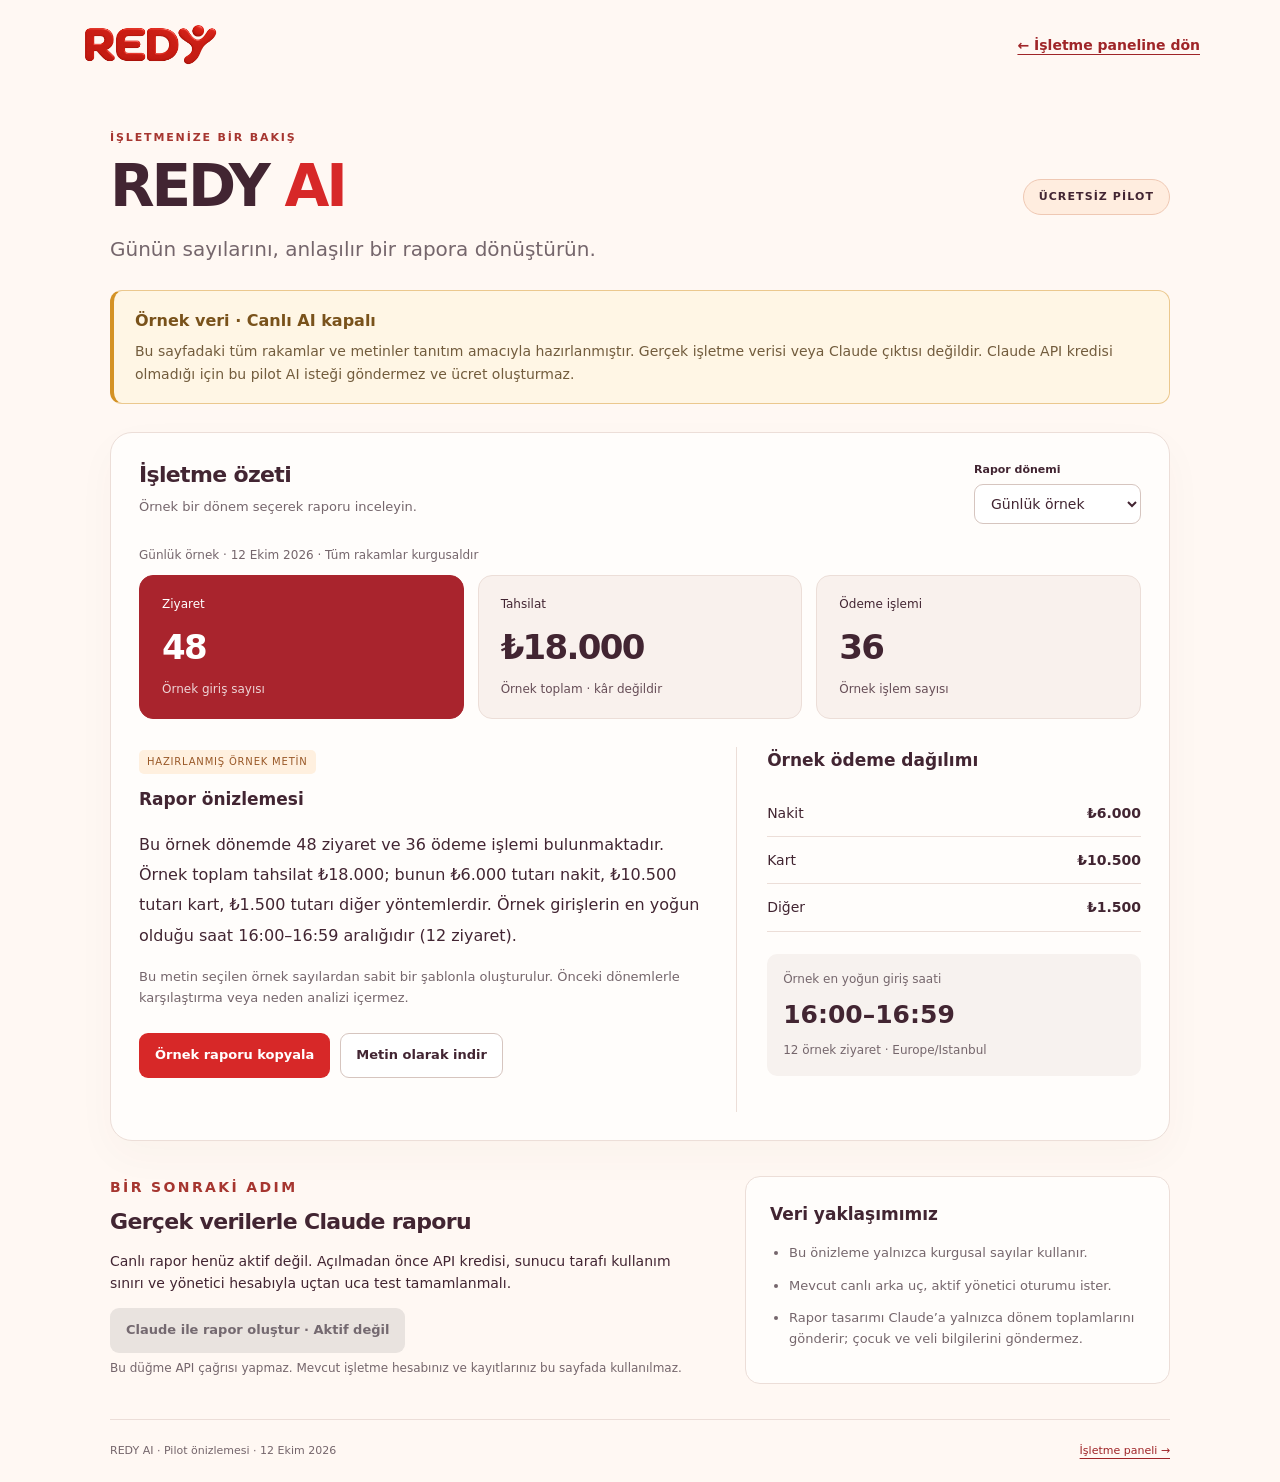
<file: redy-ai.html>
<!doctype html>
<html lang="tr">
<head>
  <meta charset="utf-8">
  <meta name="viewport" content="width=device-width,initial-scale=1">
  <meta name="description" content="REDY AI ücretsiz pilot: açıkça etiketlenmiş örnek verilerle işletme raporu önizlemesi.">
  <meta http-equiv="Content-Security-Policy" content="default-src 'none'; script-src 'self'; style-src 'self'; img-src 'self'; connect-src 'none'; base-uri 'none'; form-action 'none'; object-src 'none'">
  <meta name="referrer" content="no-referrer">
  <title>REDY AI · Ücretsiz pilot</title>
  <link rel="stylesheet" href="redy-ai.css">
  <script src="redy-ai.js" defer></script>
</head>
<body>
  <header><a href="./index.html" aria-label="REDY ana sayfa"><img src="redy-logo-transparent.png" alt="REDY" width="140"></a><a class="back" href="./index.html">← İşletme paneline dön</a></header>
  <main>
    <section class="intro"><div><p class="eyebrow">İŞLETMENİZE BİR BAKIŞ</p><h1>REDY <span>AI</span></h1><p class="lead">Günün sayılarını, anlaşılır bir rapora dönüştürün.</p></div><span class="badge">ÜCRETSİZ PİLOT</span></section>
    <aside class="notice"><b>Örnek veri · Canlı AI kapalı</b><p>Bu sayfadaki tüm rakamlar ve metinler tanıtım amacıyla hazırlanmıştır. Gerçek işletme verisi veya Claude çıktısı değildir. Claude API kredisi olmadığı için bu pilot AI isteği göndermez ve ücret oluşturmaz.</p></aside>
    <section class="workspace" aria-label="Örnek rapor">
      <div class="controls"><div><h2>İşletme özeti</h2><p class="muted">Örnek bir dönem seçerek raporu inceleyin.</p></div><div><label for="period">Rapor dönemi</label><select id="period"><option value="day">Günlük örnek</option><option value="week">Haftalık örnek</option><option value="month">Aylık örnek</option></select></div></div>
      <p id="periodLabel" class="period-label"></p>
      <div class="metrics"><article><span>Ziyaret</span><strong id="visits">—</strong><small>Örnek giriş sayısı</small></article><article><span>Tahsilat</span><strong id="revenue">—</strong><small>Örnek toplam · kâr değildir</small></article><article><span>Ödeme işlemi</span><strong id="payments">—</strong><small>Örnek işlem sayısı</small></article></div>
      <div class="report-grid"><article class="summary"><span class="tag">HAZIRLANMIŞ ÖRNEK METİN</span><h3>Rapor önizlemesi</h3><p id="answer"></p><p class="muted">Bu metin seçilen örnek sayılardan sabit bir şablonla oluşturulur. Önceki dönemlerle karşılaştırma veya neden analizi içermez.</p><div class="actions"><button id="copy" type="button">Örnek raporu kopyala</button><button id="download" type="button" class="secondary">Metin olarak indir</button></div><p id="status" role="status" aria-live="polite"></p></article>
      <article class="details"><h3>Örnek ödeme dağılımı</h3><dl><div><dt>Nakit</dt><dd id="cash">—</dd></div><div><dt>Kart</dt><dd id="card">—</dd></div><div><dt>Diğer</dt><dd id="other">—</dd></div></dl><div class="hour"><span>Örnek en yoğun giriş saati</span><strong id="hour">—</strong><small id="hourVisits"></small></div></article></div>
    </section>
    <section class="next"><div><p class="eyebrow">BİR SONRAKİ ADIM</p><h2>Gerçek verilerle Claude raporu</h2><p>Canlı rapor henüz aktif değil. Açılmadan önce API kredisi, sunucu tarafı kullanım sınırı ve yönetici hesabıyla uçtan uca test tamamlanmalı.</p><button disabled aria-describedby="liveNote">Claude ile rapor oluştur · Aktif değil</button><p id="liveNote" class="muted">Bu düğme API çağrısı yapmaz. Mevcut işletme hesabınız ve kayıtlarınız bu sayfada kullanılmaz.</p></div><div class="privacy"><h3>Veri yaklaşımımız</h3><ul><li>Bu önizleme yalnızca kurgusal sayılar kullanır.</li><li>Mevcut canlı arka uç, aktif yönetici oturumu ister.</li><li>Rapor tasarımı Claude’a yalnızca dönem toplamlarını gönderir; çocuk ve veli bilgilerini göndermez.</li></ul></div></section>
    <footer>REDY AI · Pilot önizlemesi · 12 Ekim 2026 <a href="./index.html">İşletme paneli →</a></footer>
  </main>
  <noscript>Örnek raporları görüntülemek için JavaScript’i etkinleştirin. Canlı AI bu pilotta kapalıdır.</noscript>
</body>
</html>
</file>
<file: redy-ai.css>
:root{color-scheme:light;--ink:#422532;--muted:#75666c;--red:#d72828;--line:#ecded8;--paper:#fffdfb}*{box-sizing:border-box}body{margin:0;background:#fff8f3;color:var(--ink);font:16px/1.6 system-ui,-apple-system,"Segoe UI",sans-serif}header{max-width:1180px;margin:auto;padding:22px 30px;display:flex;align-items:center;justify-content:space-between;gap:20px}header img{display:block;height:auto}a{color:#9f2528;text-underline-offset:4px}.back{font-size:14px;font-weight:650}main{max-width:1120px;margin:auto;padding:20px 30px 0}.intro{display:flex;align-items:center;justify-content:space-between;gap:20px;padding:18px 0 25px}.eyebrow{font-size:11px;letter-spacing:.17em;font-weight:800;color:#a63630;margin:0 0 10px}h1{font-size:58px;line-height:1.05;letter-spacing:-.055em;margin:0}h1 span{color:var(--red)}.lead{font-size:20px;color:var(--muted);margin:16px 0 0}.badge{border:1px solid #efc8b3;background:#ffeddf;border-radius:30px;padding:8px 15px;font-size:11px;letter-spacing:.1em;font-weight:800;white-space:nowrap}.notice{border:1px solid #ebc88e;border-left:4px solid #d49225;background:#fff6e5;padding:17px 21px;border-radius:12px;margin-bottom:28px}.notice b{color:#79521b}.notice p{font-size:14px;line-height:1.65;margin:6px 0 0;color:#725c3d}.workspace{background:var(--paper);border:1px solid var(--line);border-radius:22px;padding:28px;box-shadow:0 15px 42px #64352408}.controls{display:flex;justify-content:space-between;align-items:center;gap:20px}h2{font-size:22px;line-height:1.25;letter-spacing:-.03em;margin:0 0 8px}h3{font-size:17px;margin:0 0 15px}.muted{color:var(--muted);font-size:13px;margin:6px 0}.controls label{font-size:11px;font-weight:700;display:block;margin-bottom:5px}select,button{font:inherit}select{background:white;border:1px solid #d6c5bf;border-radius:9px;padding:10px 35px 10px 12px;color:var(--ink);font-size:14px}.period-label{font-size:12px;color:var(--muted);margin:22px 0 10px}.metrics{display:grid;grid-template-columns:repeat(3,1fr);gap:14px}.metrics article{padding:19px 22px;border-radius:14px;background:#f9f1ed;border:1px solid var(--line)}.metrics article:first-child{background:#a9242d;border-color:#a9242d;color:white}.metrics span,.metrics small{display:block;font-size:12px}.metrics strong{display:block;font-size:34px;font-weight:750;letter-spacing:-.05em;margin:6px 0}.metrics small{opacity:.8}.report-grid{display:grid;grid-template-columns:1.6fr 1fr;margin-top:28px;gap:30px}.summary{padding-right:26px;border-right:1px solid var(--line)}.tag{font-size:10px;letter-spacing:.08em;display:inline-block;color:#995828;background:#fff0df;padding:4px 8px;border-radius:5px;margin-bottom:12px}#answer{font-size:16px;line-height:1.9;min-height:120px}.actions{display:flex;gap:10px;flex-wrap:wrap;margin-top:24px}button{padding:11px 15px;border:1px solid transparent;background:var(--red);color:white;border-radius:9px;font-size:13px;font-weight:700;cursor:pointer}button:hover{background:#b72025}.secondary{background:white;border-color:#d6c5bf;color:var(--ink)}.secondary:hover{background:#fff1e9}:focus-visible{outline:3px solid #246d9c;outline-offset:4px}button:disabled{background:#e9e3df;color:#746970;cursor:not-allowed}#status{min-height:22px;font-size:12px;color:#8b3928;margin-bottom:0}dl{margin:0}dl div{display:flex;justify-content:space-between;border-bottom:1px solid var(--line);padding:12px 0;font-size:14px}dd{font-weight:700;margin:0}.hour{margin-top:22px;background:#f7f2ef;padding:16px;border-radius:10px}.hour span,.hour small{display:block;font-size:12px;color:var(--muted)}.hour strong{display:block;font-size:25px;margin:6px 0}.next{display:grid;grid-template-columns:1.4fr 1fr;gap:40px;padding:35px 0}.next p{font-size:14px}.next .muted{font-size:12px}.privacy{border:1px solid var(--line);border-radius:15px;padding:24px;background:#fffdfb}.privacy ul{padding-left:19px;font-size:13px;color:var(--muted);margin:0}.privacy li+li{margin-top:12px}footer{border-top:1px solid var(--line);padding:22px 0;font-size:11px;color:var(--muted);display:flex;justify-content:space-between;gap:20px}noscript{display:block;padding:20px}@media(max-width:700px){header{padding:20px}header img{width:110px}.back{font-size:12px}main{padding:5px 18px 0}.intro{align-items:flex-start}.badge{font-size:9px;padding:6px 10px}h1{font-size:44px}.lead{font-size:16px}.workspace{padding:19px}.controls{align-items:flex-start;flex-direction:column;gap:12px}.controls>div:last-child,select{width:100%}.metrics{grid-template-columns:1fr;gap:10px}.metrics article{padding:15px 18px}.metrics strong{font-size:30px}.report-grid,.next{grid-template-columns:1fr;gap:25px}.summary{border-right:0;padding-right:0}.next{padding:28px 0}.details{border-top:1px solid var(--line);padding-top:22px}footer{flex-direction:column;gap:8px}}
</file>
